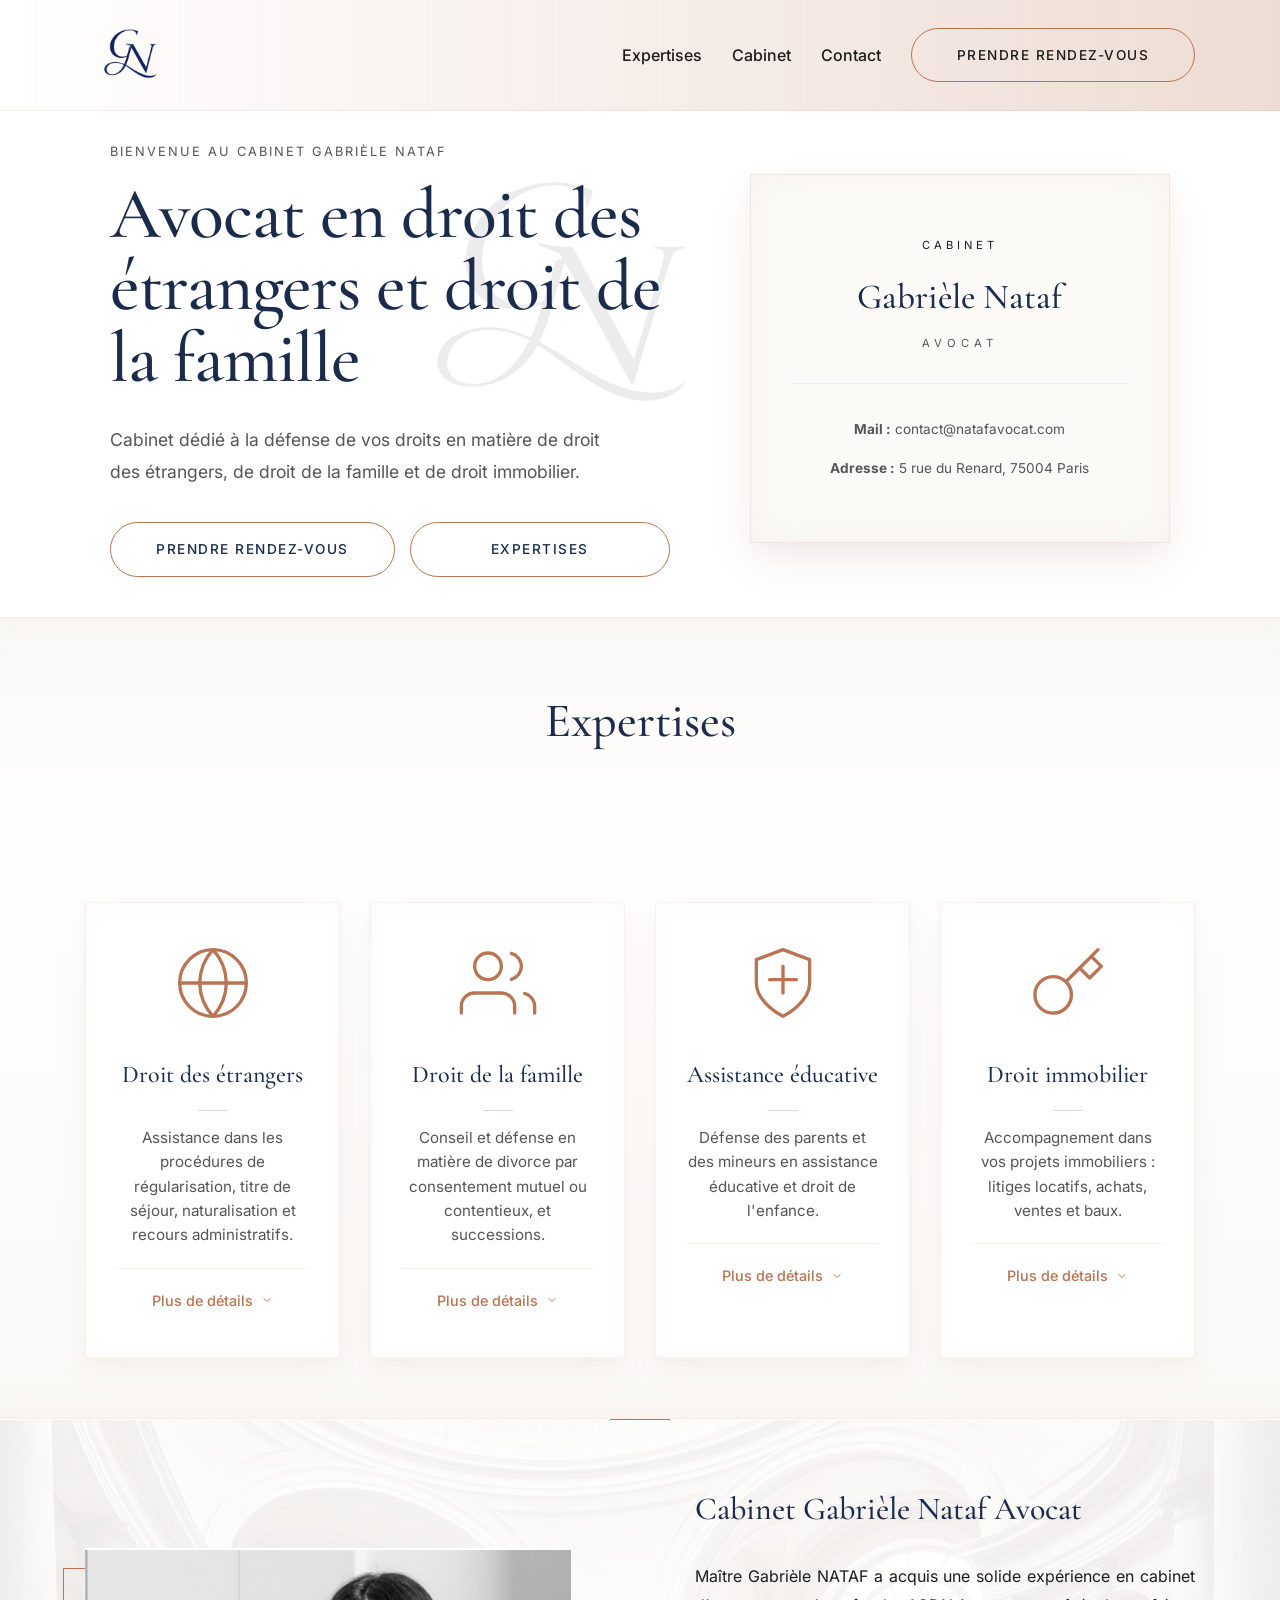
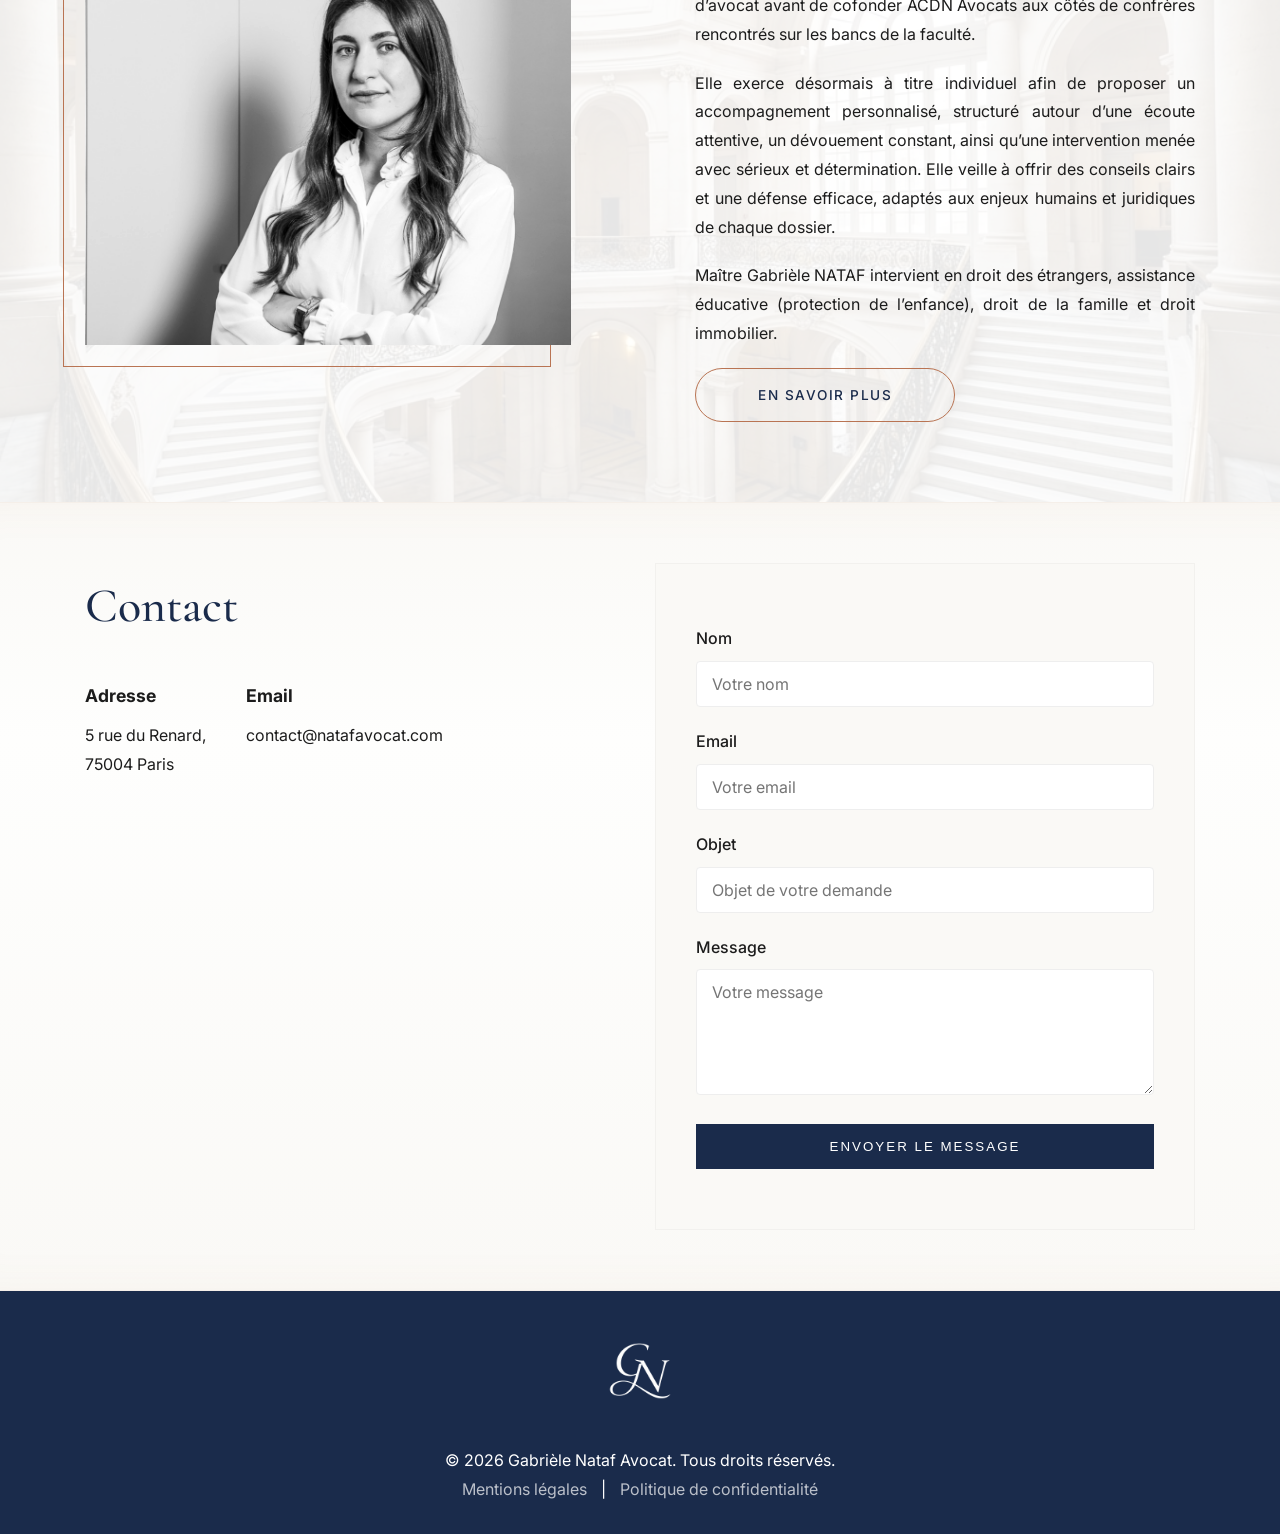
<file: index.html>
<!DOCTYPE html>
<html lang="fr">

<head>
    <meta charset="UTF-8">
    <meta name="viewport" content="width=device-width, initial-scale=1.0">
    <title>Gabrièle Nataf | Avocat en Droit des Étrangers & Assistance Éducative</title>
    <link rel="icon" type="image/png" href="assets/logo_gn_blue.png">
    <meta name="description"
        content="Cabinet d'avocat Gabrièle Nataf à Paris. Expertise en droit des étrangers et assistance éducative. Prenez rendez-vous en ligne.">
    <link rel="preconnect" href="https://fonts.googleapis.com">
    <link rel="preconnect" href="https://fonts.gstatic.com" crossorigin>
    <link
        href="https://fonts.googleapis.com/css2?family=Inter:wght@300;400;500;600&family=Cormorant+Garamond:ital,wght@0,300;0,400;0,500;0,600;0,700;1,400&display=swap"
        rel="stylesheet">
    <link rel="stylesheet" href="style.css">
</head>

<body>
    <header>
        <nav>
            <div class="logo">
                <a href="index.html">
                    <img src="assets/logo_gn_blue.png" alt="Cabinet Gabrièle Nataf" class="logo-large">
                </a>
            </div>

            <div class="nav-right">
                <a href="rdv.html" class="btn btn-appointment mobile-rdv-btn">RDV</a>

                <button class="hamburger" id="hamburger-menu">
                    <span></span>
                    <span></span>
                    <span></span>
                </button>

                <ul class="nav-links">
                    <li><a href="#domaines">Expertises</a></li>
                    <li><a href="#a-propos">Cabinet</a></li>
                    <li><a href="#contact">Contact</a></li>
                    <li class="nav-appointment-desktop"><a href="rdv.html" class="btn btn-appointment">Prendre
                            rendez-vous</a></li>
                </ul>
            </div>
        </nav>
    </header>

    <main>
        <!-- Hero Section -->
        <section class="hero container reveal">
            <img src="assets/logo_final.png" alt="" class="hero-watermark">
            <div class="hero-content">
                <p class="subtitle reveal-delay-1">BIENVENUE AU CABINET GABRIÈLE NATAF</p>
                <h1 class="reveal-delay-2">Avocat en droit des étrangers et droit de la famille</h1>
                <p class="hero-description reveal-delay-3">
                    Cabinet dédié à la défense de vos droits en matière de droit des étrangers, de droit de la famille
                    et de droit immobilier.
                </p>
                <div class="hero-actions reveal-delay-3">
                    <a href="rdv.html" class="btn btn-appointment">Prendre rendez-vous</a>
                    <a href="#domaines" class="btn btn-outline">Expertises</a>
                </div>
            </div>
            <div class="hero-card reveal reveal-delay-2">
                <div class="card-inner">
                    <p class="card-cabinet">CABINET</p>
                    <h2 class="card-name">Gabrièle Nataf</h2>
                    <p class="card-title">AVOCAT</p>
                    <div class="card-divider"></div>
                    <div class="card-info"
                        style="display: flex; flex-direction: column; text-align: center; gap: 10px;">
                        <div class="info-item">
                            <span><strong>Mail :</strong> contact@natafavocat.com</span>
                        </div>
                        <div class="info-item">
                            <span><strong>Adresse :</strong> 5 rue du Renard, 75004 Paris</span>
                        </div>
                    </div>
                </div>
            </div>
        </section>

        <!-- Domaines d'intervention -->
        <section id="domaines" class="section-bg reveal">
            <div class="container text-center">
                <h2 class="reveal">Expertises</h2>
                <p class="section-subtitle reveal reveal-delay-1">Chaque situation étant unique, le cabinet assure un
                    accompagnement juridique attentif et adapté dans plusieurs expertises du droit.</p>

                <div class="grid grid-4">
                    <div class="card card-illustration reveal">
                        <div class="illustration-box">
                            <!-- Passport / Globe SVG -->
                            <svg viewBox="0 0 24 24" fill="none" stroke="currentColor" stroke-width="1"
                                stroke-linecap="round" stroke-linejoin="round">
                                <circle cx="12" cy="12" r="10"></circle>
                                <line x1="2" y1="12" x2="22" y2="12"></line>
                                <path
                                    d="M12 2a15.3 15.3 0 0 1 4 10 15.3 15.3 0 0 1-4 10 15.3 15.3 0 0 1-4-10 15.3 15.3 0 0 1 4-10z">
                                </path>
                            </svg>
                        </div>
                        <h3>Droit des étrangers</h3>
                        <p>Assistance dans les procédures de régularisation, titre de séjour, naturalisation et recours
                            administratifs.</p>

                        <div class="dropdown-container">
                            <button class="dropdown-toggle" onclick="toggleDropdown(this)">
                                <span>Plus de détails</span>
                                <svg class="chevron" width="12" height="12" viewBox="0 0 24 24" fill="none"
                                    stroke="currentColor" stroke-width="2" stroke-linecap="round"
                                    stroke-linejoin="round">
                                    <polyline points="6 9 12 15 18 9"></polyline>
                                </svg>
                            </button>
                            <div class="dropdown-content">
                                <h4>Intervention en droit des étrangers</h4>
                                <ul class="dropdown-list">
                                    <li>Demande de titre de séjour</li>
                                    <li>Recours OQTF</li>
                                    <li>Naturalisation</li>
                                    <li>Regroupement familial</li>
                                    <li>Asile et protection subsidiaire</li>
                                    <li>Contentieux visa</li>
                                </ul>
                            </div>
                        </div>
                    </div>
                    <div class="card card-illustration reveal reveal-delay-1">
                        <div class="illustration-box">
                            <!-- Family / Hands SVG -->
                            <svg viewBox="0 0 24 24" fill="none" stroke="currentColor" stroke-width="1"
                                stroke-linecap="round" stroke-linejoin="round">
                                <path d="M17 21v-2a4 4 0 0 0-4-4H5a4 4 0 0 0-4 4v2"></path>
                                <circle cx="9" cy="7" r="4"></circle>
                                <path d="M23 21v-2a4 4 0 0 0-3-3.87"></path>
                                <path d="M16 3.13a4 4 0 0 1 0 7.75"></path>
                            </svg>
                        </div>
                        <h3>Droit de la famille</h3>
                        <p>Conseil et défense en matière de divorce par consentement mutuel ou contentieux, et
                            successions.</p>

                        <div class="dropdown-container">
                            <button class="dropdown-toggle" onclick="toggleDropdown(this)">
                                <span>Plus de détails</span>
                                <svg class="chevron" width="12" height="12" viewBox="0 0 24 24" fill="none"
                                    stroke="currentColor" stroke-width="2" stroke-linecap="round"
                                    stroke-linejoin="round">
                                    <polyline points="6 9 12 15 18 9"></polyline>
                                </svg>
                            </button>
                            <div class="dropdown-content">
                                <h4>Procédures familiales</h4>
                                <ul class="dropdown-list">
                                    <li>Divorce par consentement mutuel</li>
                                    <li>Divorce contentieux</li>
                                    <li>Séparation de corps</li>
                                    <li>Liquidation de régime matrimonial</li>
                                    <li>Adoption</li>
                                    <li>Successions</li>
                                </ul>
                            </div>
                        </div>
                    </div>

                    <!-- New Card: Assistance Educative -->
                    <div class="card card-illustration reveal reveal-delay-2">
                        <div class="illustration-box">
                            <!-- Child / Protection SVG -->
                            <svg viewBox="0 0 24 24" fill="none" stroke="currentColor" stroke-width="1"
                                stroke-linecap="round" stroke-linejoin="round">
                                <path d="M12 22s8-4 8-10V5l-8-3-8 3v7c0 6 8 10 8 10z"></path>
                                <path d="M8 11h8"></path>
                                <path d="M12 15V7"></path>
                            </svg>
                        </div>
                        <h3>Assistance éducative</h3>
                        <p>Défense des parents et des mineurs en assistance éducative et droit de l'enfance.</p>

                        <div class="dropdown-container">
                            <button class="dropdown-toggle" onclick="toggleDropdown(this)">
                                <span>Plus de détails</span>
                                <svg class="chevron" width="12" height="12" viewBox="0 0 24 24" fill="none"
                                    stroke="currentColor" stroke-width="2" stroke-linecap="round"
                                    stroke-linejoin="round">
                                    <polyline points="6 9 12 15 18 9"></polyline>
                                </svg>
                            </button>
                            <div class="dropdown-content">
                                <h4>Assistance éducative et droit de l’enfance</h4>
                                <ul class="dropdown-list">
                                    <li>Placement d’enfants</li>
                                    <li>AEMO (Action Éducative en Milieu Ouvert)</li>
                                    <li>MJIE (Mesure Judiciaire d'Investigation Éducative)</li>
                                    <li>AED (Aide Éducative à Domicile)</li>
                                    <li>Procédure devant la Cour d’Appel</li>
                                    <li>Tiers digne de confiance</li>
                                </ul>
                            </div>
                        </div>
                    </div>
                    <div class="card card-illustration reveal reveal-delay-3">
                        <div class="illustration-box">
                            <!-- Real Estate / Key SVG -->
                            <svg viewBox="0 0 24 24" fill="none" stroke="currentColor" stroke-width="1"
                                stroke-linecap="round" stroke-linejoin="round">
                                <path
                                    d="M21 2l-2 2m-7.61 7.61a5.5 5.5 0 1 1-7.778 7.778 5.5 5.5 0 0 1 7.777-7.777zm0 0L15.5 7.5m0 0l3 3L22 7l-3-3-3.5 3.5z">
                                </path>
                            </svg>
                        </div>
                        <h3>Droit immobilier</h3>
                        <p>Accompagnement dans vos projets immobiliers : litiges locatifs, achats, ventes et baux.</p>

                        <div class="dropdown-container">
                            <button class="dropdown-toggle" onclick="toggleDropdown(this)">
                                <span>Plus de détails</span>
                                <svg class="chevron" width="12" height="12" viewBox="0 0 24 24" fill="none"
                                    stroke="currentColor" stroke-width="2" stroke-linecap="round"
                                    stroke-linejoin="round">
                                    <polyline points="6 9 12 15 18 9"></polyline>
                                </svg>
                            </button>
                            <div class="dropdown-content">
                                <h4>Conseil et contentieux immobilier</h4>
                                <ul class="dropdown-list">
                                    <li>Baux d'habitation et commerciaux</li>
                                    <li>Expulsions locatives</li>
                                    <li>Troubles de voisinage</li>
                                    <li>Copropriété</li>
                                    <li>Ventes immobilières</li>
                                    <li>Litiges de construction</li>
                                </ul>
                            </div>
                        </div>
                    </div>
                </div>
            </div>
        </section>

        <div class="section-divider reveal"></div>

        <!-- À propos -->
        <section id="a-propos" class="reveal section-with-bg">
            <div class="container">
                <div class="grid grid-2 items-center">
                    <div class="about-image reveal">
                        <div class="image-frame">
                            <img src="assets/portrait_updated.png" alt="Gabrièle Nataf"
                                class="img-responsive rounded shadow">
                        </div>
                    </div>
                    <div class="about-content reveal reveal-delay-1">
                        <h2 style="font-size: 2rem; white-space: nowrap;">Cabinet Gabrièle Nataf Avocat</h2>
                        <p>Maître Gabrièle NATAF a acquis une solide expérience en cabinet d’avocat avant de cofonder
                            ACDN
                            Avocats aux côtés de confrères rencontrés sur les bancs de la faculté.</p>
                        <p>
                            Elle exerce désormais à titre individuel afin de proposer un accompagnement personnalisé,
                            structuré autour d’une écoute attentive, un dévouement constant, ainsi qu’une intervention
                            menée
                            avec sérieux et détermination. Elle veille à offrir des conseils clairs et une défense
                            efficace,
                            adaptés aux enjeux humains et juridiques de chaque dossier.
                        </p>
                        <p>Maître Gabrièle NATAF intervient en droit des étrangers, assistance éducative (protection de
                            l’enfance), droit de la famille et droit immobilier.</p>
                        <a href="rdv.html" class="btn btn-appointment">En savoir plus</a>
                    </div>
                </div>
            </div>
        </section>

        <!-- Contact & Maps -->
        <section id="contact" class="section-bg reveal">
            <div class="container">
                <div class="grid grid-2">
                    <div class="contact-info">
                        <h2>Contact</h2>
                        <div class="info-group">
                            <div class="info-block">
                                <strong>Adresse</strong>
                                <p>5 rue du Renard,<br>75004 Paris</p>
                            </div>
                            <div class="info-block">
                                <strong>Email</strong>
                                <p>contact@natafavocat.com</p>
                            </div>
                        </div>
                        <div class="map-container rounded shadow">
                            <!-- Google Maps Iframe Placeholder -->
                            <iframe
                                src="https://maps.google.com/maps?q=5+rue+du+Renard,+75004+Paris&t=&z=15&ie=UTF8&iwloc=&output=embed"
                                width="100%" height="100%" style="border:0;" allowfullscreen="" loading="lazy"></iframe>
                        </div>
                    </div>
                    <div class="contact-form-container">
                        <form id="contact-form" action="https://formsubmit.co/contact@natafavocat.com" method="POST"
                            class="card shadow p-4">
                            <!-- Configuration FormSubmit -->
                            <input type="hidden" name="_subject" value="Nouveau message depuis le site">
                            <input type="hidden" name="_template" value="table">
                            <input type="hidden" name="_captcha" value="false">
                            <input type="text" name="_honey" style="display:none">
                            <input type="hidden" name="_next" value="https://gabrielenataf-avocat.com/merci.html">
                            <!-- Note: _next redirect will default to FormSubmit page if URL doesn't exist. I'll stick to default or create a thank you page logic later, let's just use default or empty to stay on page -->
                            <input type="hidden" name="_autoresponse"
                                value="Merci pour votre message. Nous reviendrons vers vous très vite.">

                            <div class="form-group">
                                <label for="name">Nom</label>
                                <input type="text" id="name" name="name" placeholder="Votre nom" required>
                            </div>
                            <div class="form-group">
                                <label for="email">Email</label>
                                <input type="email" id="email" name="email" placeholder="Votre email" required>
                            </div>
                            <div class="form-group">
                                <label for="subject">Objet</label>
                                <input type="text" id="subject" name="subject" placeholder="Objet de votre demande"
                                    required>
                            </div>
                            <div class="form-group">
                                <label for="message">Message</label>
                                <textarea id="message" name="message" rows="5" placeholder="Votre message"
                                    required></textarea>
                            </div>
                            <button type="submit" class="btn btn-primary w-full">Envoyer le message</button>
                        </form>
                    </div>
                </div>
            </div>
        </section>

    </main>

    <footer class="text-center">
        <div class="container">
            <div class="footer-logo">
                <img src="assets/logo_gn_white.png" alt="Cabinet Gabrièle Nataf"
                    style="height: 100px; margin: 0 auto 20px auto; display: block;">
            </div>
            <p>&copy; 2026 Gabrièle Nataf Avocat. Tous droits réservés.</p>
            <div class="footer-links">
                <a href="#">Mentions légales</a> | <a href="#">Politique de confidentialité</a>
            </div>
        </div>
    </footer>

    <script src="script.js"></script>
</body>

</html>
</file>
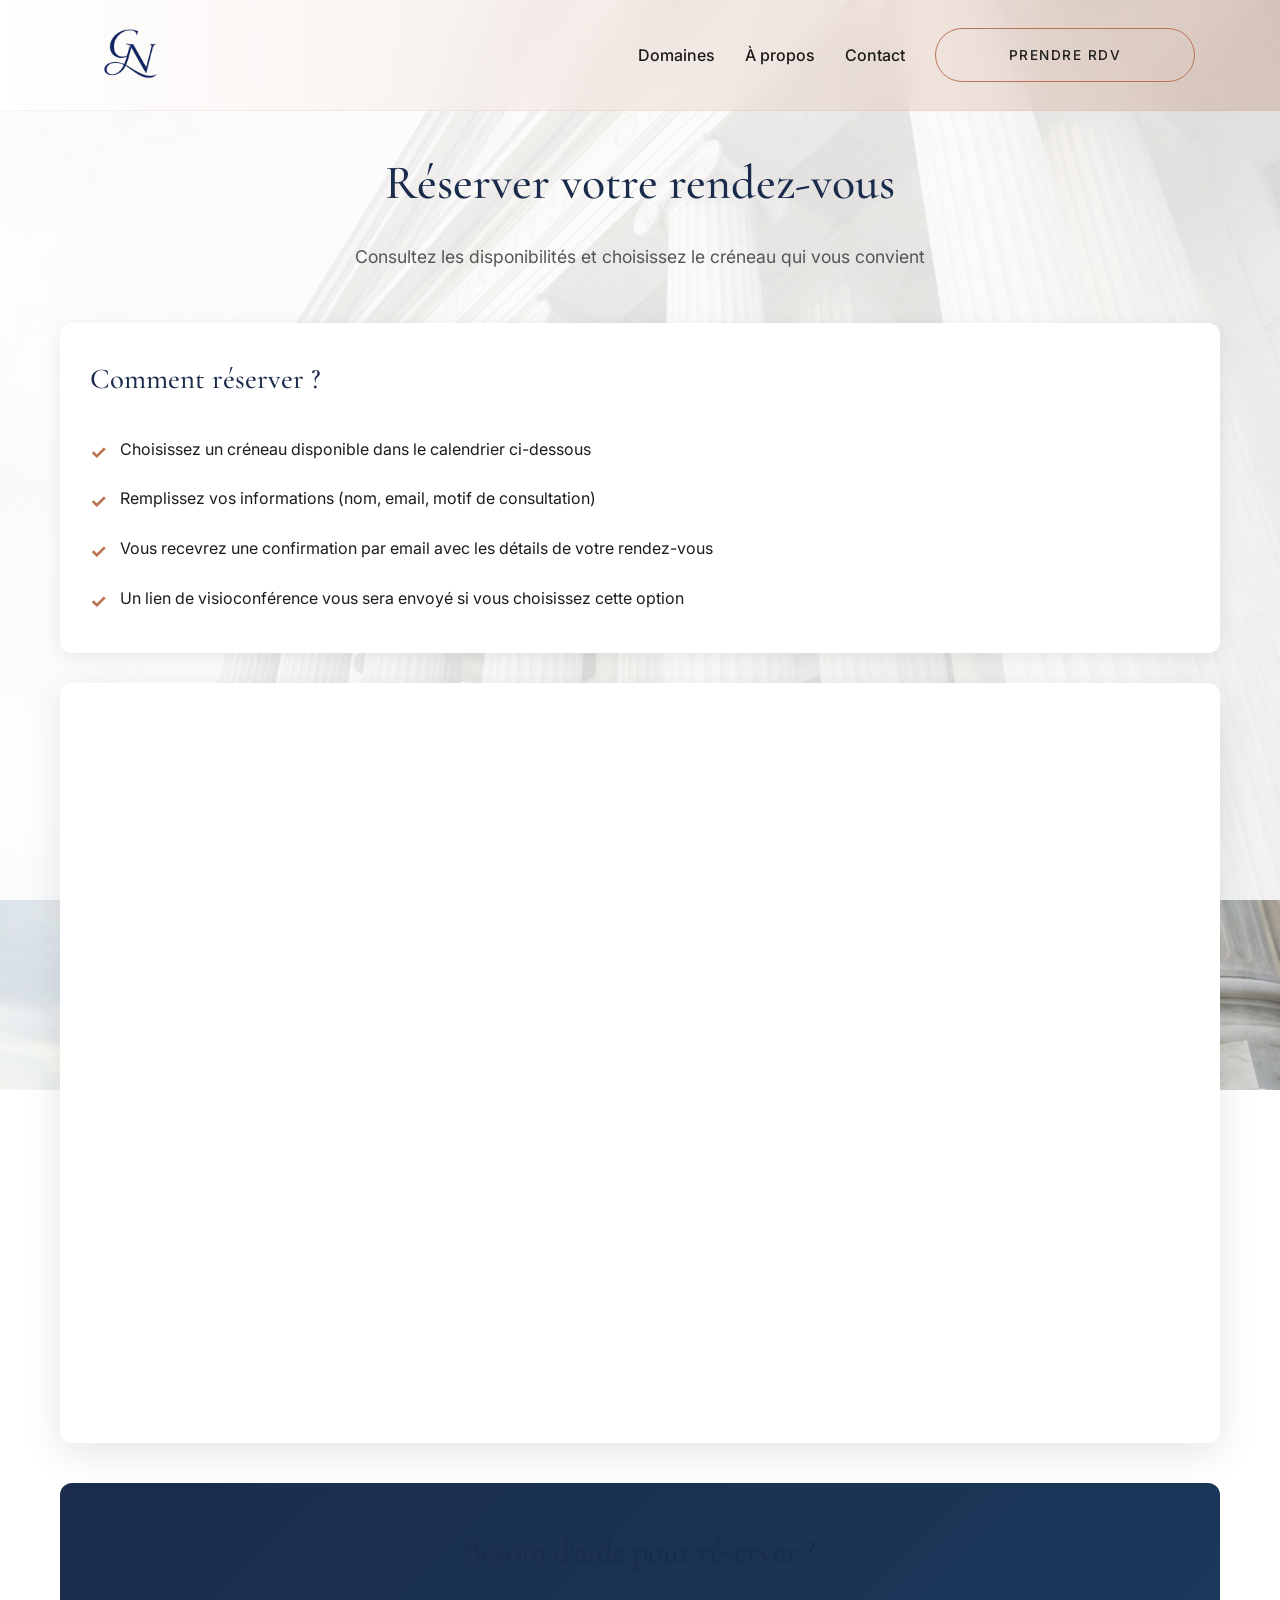
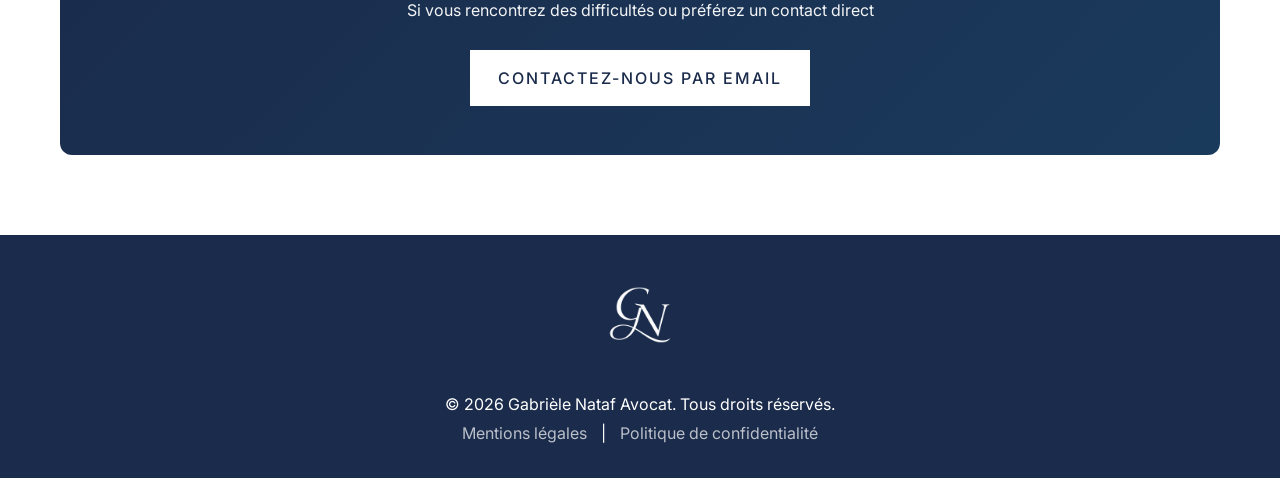
<file: agenda.html>
<!DOCTYPE html>
<html lang="fr">

<head>
    <meta charset="UTF-8">
    <meta name="viewport" content="width=device-width, initial-scale=1.0">
    <title>Réserver un rendez-vous | Gabrièle Nataf Avocat</title>
    <link rel="icon" type="image/png" href="assets/logo_gn_blue.png">
    <link rel="preconnect" href="https://fonts.googleapis.com">
    <link rel="preconnect" href="https://fonts.gstatic.com" crossorigin>
    <link
        href="https://fonts.googleapis.com/css2?family=Cormorant+Garamond:wght@300;400;500;600;700&family=Inter:wght@300;400;500;600;700&display=swap"
        rel="stylesheet">
    <link rel="stylesheet" href="style.css">
    <style>
        .booking-body {
            background: url('assets/courthouse_bg.png') no-repeat center center fixed;
            background-size: cover;
        }

        .booking-body::before {
            content: '';
            position: fixed;
            top: 0;
            left: 0;
            width: 100%;
            height: 100%;
            background: rgba(255, 255, 255, 0.92);
            z-index: -1;
        }

        .agenda-container {
            max-width: 1200px;
            margin: 0 auto;
            padding: 140px 20px 80px;
        }

        .agenda-header {
            text-align: center;
            margin-bottom: 50px;
        }

        .agenda-header h1 {
            font-family: 'Cormorant Garamond', serif;
            font-size: 3rem;
            color: var(--primary-color);
            margin-bottom: 15px;
        }

        .agenda-header p {
            font-size: 1.1rem;
            color: var(--text-muted);
        }

        .calendar-wrapper {
            background: white;
            border-radius: 12px;
            box-shadow: 0 10px 40px rgba(0, 0, 0, 0.1);
            overflow: hidden;
            margin-bottom: 40px;
            padding: 30px;
        }

        .calendar-header-nav {
            display: flex;
            align-items: center;
            justify-content: space-between;
            margin-bottom: 30px;
            padding-bottom: 20px;
            border-bottom: 2px solid #f0f0f0;
        }

        .calendar-header-nav h2 {
            font-family: 'Cormorant Garamond', serif;
            font-size: 1.8rem;
            color: var(--primary-color);
            margin: 0;
        }

        .week-nav-btn {
            background: white;
            border: 2px solid var(--primary-color);
            border-radius: 50%;
            width: 45px;
            height: 45px;
            display: flex;
            align-items: center;
            justify-content: center;
            cursor: pointer;
            transition: all 0.3s ease;
            color: var(--primary-color);
        }

        .week-nav-btn:hover {
            background: var(--primary-color);
            color: white;
            transform: scale(1.1);
        }

        .weekly-calendar {
            display: grid;
            grid-template-columns: 80px 1fr;
            gap: 0;
            border: 1px solid #e0e0e0;
            border-radius: 8px;
            overflow: hidden;
        }

        .time-column {
            background: #f8f9fa;
            border-right: 1px solid #e0e0e0;
        }

        .time-header {
            height: 60px;
            border-bottom: 1px solid #e0e0e0;
        }

        .time-slot {
            height: 60px;
            display: flex;
            align-items: center;
            justify-content: center;
            font-size: 0.85rem;
            color: var(--text-muted);
            border-bottom: 1px solid #e0e0e0;
            font-weight: 500;
        }

        .days-grid {
            display: grid;
            grid-template-columns: repeat(5, 1fr);
            gap: 0;
        }

        .day-column {
            border-right: 1px solid #e0e0e0;
        }

        .day-column:last-child {
            border-right: none;
        }

        .day-header {
            height: 60px;
            display: flex;
            flex-direction: column;
            align-items: center;
            justify-content: center;
            border-bottom: 1px solid #e0e0e0;
            background: #fafbfc;
            font-weight: 600;
        }

        .day-name {
            font-size: 0.75rem;
            color: var(--text-muted);
            text-transform: uppercase;
            letter-spacing: 0.5px;
        }

        .day-number {
            font-size: 1.3rem;
            color: var(--primary-color);
            font-family: 'Cormorant Garamond', serif;
            margin-top: 3px;
        }

        .day-header.today {
            background: var(--primary-color);
        }

        .day-header.today .day-name,
        .day-header.today .day-number {
            color: white;
        }

        .appointment-slot {
            height: 60px;
            border-bottom: 1px solid #e0e0e0;
            display: flex;
            align-items: center;
            justify-content: center;
            cursor: pointer;
            transition: all 0.2s ease;
            position: relative;
        }

        .appointment-slot.available {
            background: #f0f9ff;
        }

        .appointment-slot.available:hover {
            background: #e0f2fe;
            transform: scale(1.02);
        }

        .appointment-slot.booked {
            background: #fee;
            cursor: not-allowed;
        }

        .appointment-slot.selected {
            background: var(--accent-color);
            color: white;
        }

        .slot-label {
            font-size: 0.75rem;
            font-weight: 500;
        }

        .calendar-legend {
            display: flex;
            gap: 30px;
            justify-content: center;
            margin-top: 25px;
            padding-top: 20px;
            border-top: 1px solid #e0e0e0;
        }

        .legend-item {
            display: flex;
            align-items: center;
            gap: 8px;
            font-size: 0.9rem;
        }

        .legend-color {
            width: 20px;
            height: 20px;
            border-radius: 4px;
            border: 1px solid #ddd;
        }

        .legend-color.available {
            background: #f0f9ff;
        }

        .legend-color.booked {
            background: #fee;
        }

        .legend-color.selected {
            background: var(--accent-color);
        }

        /* Modal Styles */
        .modal {
            display: none;
            position: fixed;
            z-index: 1000;
            left: 0;
            top: 0;
            width: 100%;
            height: 100%;
            background: linear-gradient(135deg, rgba(22, 48, 85, 0.95), rgba(26, 58, 92, 0.95));
            backdrop-filter: blur(10px);
        }

        .modal.active {
            display: flex;
            align-items: center;
            justify-content: center;
            animation: fadeIn 0.3s ease;
        }

        @keyframes fadeIn {
            from {
                opacity: 0;
            }

            to {
                opacity: 1;
            }
        }

        .modal-content {
            background: white;
            border-radius: 24px;
            max-width: 650px;
            width: 92%;
            max-height: 92vh;
            overflow-y: auto;
            box-shadow: 0 25px 80px rgba(0, 0, 0, 0.4);
            animation: modalSlideIn 0.4s cubic-bezier(0.34, 1.56, 0.64, 1);
            position: relative;
        }

        @keyframes modalSlideIn {
            from {
                opacity: 0;
                transform: translateY(-60px) scale(0.95);
            }

            to {
                opacity: 1;
                transform: translateY(0) scale(1);
            }
        }

        .modal-header {
            display: flex;
            justify-content: space-between;
            align-items: center;
            padding: 35px 40px 25px;
            border-bottom: none;
            background: linear-gradient(135deg, #f8f9fa 0%, #ffffff 100%);
            border-radius: 24px 24px 0 0;
        }

        .modal-header h2 {
            font-family: 'Cormorant Garamond', serif;
            font-size: 2.2rem;
            color: var(--primary-color);
            margin: 0;
            font-weight: 600;
            letter-spacing: -0.5px;
        }

        .modal-close {
            background: rgba(22, 48, 85, 0.08);
            border: none;
            font-size: 1.8rem;
            color: var(--primary-color);
            cursor: pointer;
            transition: all 0.3s ease;
            line-height: 1;
            width: 42px;
            height: 42px;
            border-radius: 50%;
            display: flex;
            align-items: center;
            justify-content: center;
        }

        .modal-close:hover {
            background: var(--primary-color);
            color: white;
            transform: rotate(90deg);
        }

        .modal-body {
            padding: 35px 40px 40px;
        }

        .selected-time {
            background: linear-gradient(135deg, var(--primary-color) 0%, #1a3a5c 100%);
            color: white;
            padding: 20px 25px;
            border-radius: 16px;
            text-align: center;
            font-weight: 600;
            font-size: 1.1rem;
            margin-bottom: 35px;
            box-shadow: 0 8px 24px rgba(22, 48, 85, 0.25);
            position: relative;
            overflow: hidden;
        }

        .selected-time::before {
            content: '';
            position: absolute;
            top: 0;
            left: 0;
            right: 0;
            bottom: 0;
            background: linear-gradient(45deg, transparent 30%, rgba(255, 255, 255, 0.1) 50%, transparent 70%);
            animation: shimmer 3s infinite;
        }

        @keyframes shimmer {
            0% {
                transform: translateX(-100%);
            }

            100% {
                transform: translateX(100%);
            }
        }

        .form-group {
            margin-bottom: 25px;
        }

        .form-group label {
            display: block;
            margin-bottom: 10px;
            font-weight: 600;
            color: var(--primary-color);
            font-size: 0.95rem;
            letter-spacing: 0.3px;
        }

        .form-group input,
        .form-group select,
        .form-group textarea {
            width: 100%;
            padding: 14px 18px;
            border: 2px solid #e8ecef;
            border-radius: 12px;
            font-size: 1rem;
            font-family: 'Inter', sans-serif;
            transition: all 0.3s ease;
            background: #fafbfc;
        }

        .form-group input:focus,
        .form-group select:focus,
        .form-group textarea:focus {
            outline: none;
            border-color: var(--accent-color);
            background: white;
            box-shadow: 0 0 0 4px rgba(185, 116, 83, 0.1);
            transform: translateY(-2px);
        }

        .form-group textarea {
            resize: vertical;
            min-height: 100px;
        }

        .form-group select {
            cursor: pointer;
            appearance: none;
            background-image: url("data:image/svg+xml,%3Csvg xmlns='http://www.w3.org/2000/svg' width='12' height='12' viewBox='0 0 12 12'%3E%3Cpath fill='%23163055' d='M6 9L1 4h10z'/%3E%3C/svg%3E");
            background-repeat: no-repeat;
            background-position: right 18px center;
            padding-right: 45px;
        }

        .form-actions {
            display: flex;
            gap: 15px;
            justify-content: flex-end;
            margin-top: 35px;
            padding-top: 25px;
            border-top: 2px solid #f0f2f5;
        }

        .btn-secondary {
            background: #e8ecef;
            color: var(--primary-color);
            border: 2px solid transparent;
            font-weight: 600;
        }

        .btn-secondary:hover {
            background: #d8dce0;
            border-color: var(--primary-color);
        }

        .btn-primary {
            background: linear-gradient(135deg, var(--accent-color) 0%, #d4956f 100%);
            box-shadow: 0 6px 20px rgba(185, 116, 83, 0.3);
            font-weight: 600;
            position: relative;
            overflow: hidden;
        }

        .btn-primary::before {
            content: '';
            position: absolute;
            top: 0;
            left: -100%;
            width: 100%;
            height: 100%;
            background: linear-gradient(90deg, transparent, rgba(255, 255, 255, 0.3), transparent);
            transition: left 0.5s;
        }

        .btn-primary:hover::before {
            left: 100%;
        }

        .btn-primary:hover {
            box-shadow: 0 8px 28px rgba(185, 116, 83, 0.4);
            transform: translateY(-2px);
        }

        /* Success Modal */
        .success-content {
            text-align: center;
            padding: 60px 40px;
        }

        .success-icon {
            width: 90px;
            height: 90px;
            background: linear-gradient(135deg, #4ade80, #22c55e);
            border-radius: 50%;
            display: flex;
            align-items: center;
            justify-content: center;
            font-size: 3.5rem;
            color: white;
            margin: 0 auto 30px;
            animation: successPop 0.6s cubic-bezier(0.34, 1.56, 0.64, 1);
            box-shadow: 0 12px 40px rgba(34, 197, 94, 0.3);
        }

        @keyframes successPop {
            0% {
                transform: scale(0) rotate(-180deg);
            }

            50% {
                transform: scale(1.15) rotate(10deg);
            }

            100% {
                transform: scale(1) rotate(0deg);
            }
        }

        .success-content h2 {
            font-family: 'Cormorant Garamond', serif;
            color: var(--primary-color);
            margin-bottom: 20px;
            font-size: 2.2rem;
            font-weight: 600;
        }

        .success-content p {
            color: var(--text-muted);
            font-size: 1.05rem;
        }

        .success-details {
            background: linear-gradient(135deg, #f8f9fa, #ffffff);
            padding: 25px;
            border-radius: 16px;
            margin: 25px 0;
            line-height: 1.8;
            border: 2px solid #e8ecef;
        }

        .success-details strong {
            color: var(--primary-color);
            font-size: 1.1rem;
        }

        .booking-instructions {
            background: white;
            padding: 30px;
            border-radius: 12px;
            box-shadow: 0 5px 20px rgba(0, 0, 0, 0.08);
            margin-bottom: 30px;
        }

        .booking-instructions h3 {
            font-family: 'Cormorant Garamond', serif;
            font-size: 1.8rem;
            color: var(--primary-color);
            margin-bottom: 20px;
        }

        .booking-instructions ul {
            list-style: none;
            padding: 0;
        }

        .booking-instructions li {
            padding: 12px 0;
            padding-left: 30px;
            position: relative;
            color: var(--text-color);
            line-height: 1.6;
        }

        .booking-instructions li::before {
            content: "✓";
            position: absolute;
            left: 0;
            color: var(--accent-color);
            font-weight: bold;
            font-size: 1.2rem;
        }

        .alternative-contact {
            background: linear-gradient(135deg, var(--primary-color), #1a3a5c);
            color: white;
            padding: 40px;
            border-radius: 12px;
            text-align: center;
        }

        .alternative-contact h3 {
            font-family: 'Cormorant Garamond', serif;
            font-size: 2rem;
            margin-bottom: 15px;
        }

        .alternative-contact p {
            margin-bottom: 25px;
            opacity: 0.95;
        }

        .alternative-contact .btn {
            background: white;
            color: var(--primary-color);
        }

        .alternative-contact .btn:hover {
            background: var(--accent-color);
            color: white;
        }

        @media (max-width: 768px) {
            .agenda-container {
                padding-top: 100px;
            }

            .agenda-header h1 {
                font-size: 2rem;
            }

            .calendar-header-nav h2 {
                font-size: 1.2rem;
            }

            .week-nav-btn {
                width: 40px;
                height: 40px;
            }

            .weekly-calendar {
                grid-template-columns: 60px 1fr;
                font-size: 0.85rem;
            }

            .time-slot {
                font-size: 0.7rem;
                height: 50px;
            }

            .appointment-slot {
                height: 50px;
            }

            .day-header {
                height: 50px;
            }

            .day-name {
                font-size: 0.65rem;
            }

            .day-number {
                font-size: 1.1rem;
            }

            .slot-label {
                font-size: 0.65rem;
            }

            .calendar-legend {
                flex-direction: column;
                gap: 10px;
                align-items: center;
            }
        }
    </style>
</head>

<body class="booking-body">
    <header>
        <nav>
            <div class="logo">
                <a href="index.html">
                    <img src="assets/logo_gn_blue.png" alt="Cabinet Gabrièle Nataf" class="logo-large">
                </a>
            </div>

            <div class="nav-right">
                <a href="rdv.html" class="btn btn-appointment mobile-rdv-btn">RDV</a>

                <button class="hamburger" id="hamburger-menu">
                    <span></span>
                    <span></span>
                    <span></span>
                </button>

                <ul class="nav-links">
                    <li><a href="index.html#domaines">Domaines</a></li>
                    <li><a href="index.html#a-propos">À propos</a></li>
                    <li><a href="index.html#contact">Contact</a></li>
                    <li class="nav-appointment-desktop"><a href="rdv.html" class="btn btn-appointment">Prendre RDV</a>
                    </li>
                </ul>
            </div>
        </nav>
    </header>

    <main class="agenda-container">
        <div class="agenda-header reveal">
            <h1>Réserver votre rendez-vous</h1>
            <p>Consultez les disponibilités et choisissez le créneau qui vous convient</p>
        </div>

        <div class="booking-instructions reveal">
            <h3>Comment réserver ?</h3>
            <ul>
                <li>Choisissez un créneau disponible dans le calendrier ci-dessous</li>
                <li>Remplissez vos informations (nom, email, motif de consultation)</li>
                <li>Vous recevrez une confirmation par email avec les détails de votre rendez-vous</li>
                <li>Un lien de visioconférence vous sera envoyé si vous choisissez cette option</li>
            </ul>
        </div>

        <div class="calendar-wrapper reveal">
            <div class="calendly-inline-widget" data-url="https://calendly.com/contact-natafavocat/consultation-juridique" style="min-width:320px;height:700px;"></div>
            <script type="text/javascript" src="https://assets.calendly.com/assets/external/widget.js" async></script>
        </div>

        <div class="alternative-contact reveal">
            <h3>Besoin d'aide pour réserver ?</h3>
            <p>Si vous rencontrez des difficultés ou préférez un contact direct</p>
            <a href="mailto:contact@natafavocat.com" class="btn">Contactez-nous par email</a>
        </div>
    </main>

    <footer class="text-center">
        <div class="container">
            <div class="footer-logo">
                <img src="assets/logo_gn_white.png" alt="Cabinet Gabrièle Nataf"
                    style="height: 100px; margin: 0 auto 20px auto; display: block;">
            </div>
            <p>&copy; 2026 Gabrièle Nataf Avocat. Tous droits réservés.</p>
            <div class="footer-links">
                <a href="#">Mentions légales</a> | <a href="#">Politique de confidentialité</a>
            </div>
        </div>
    </footer>

    <script src="script.js"></script>
</body>

</html>
</file>
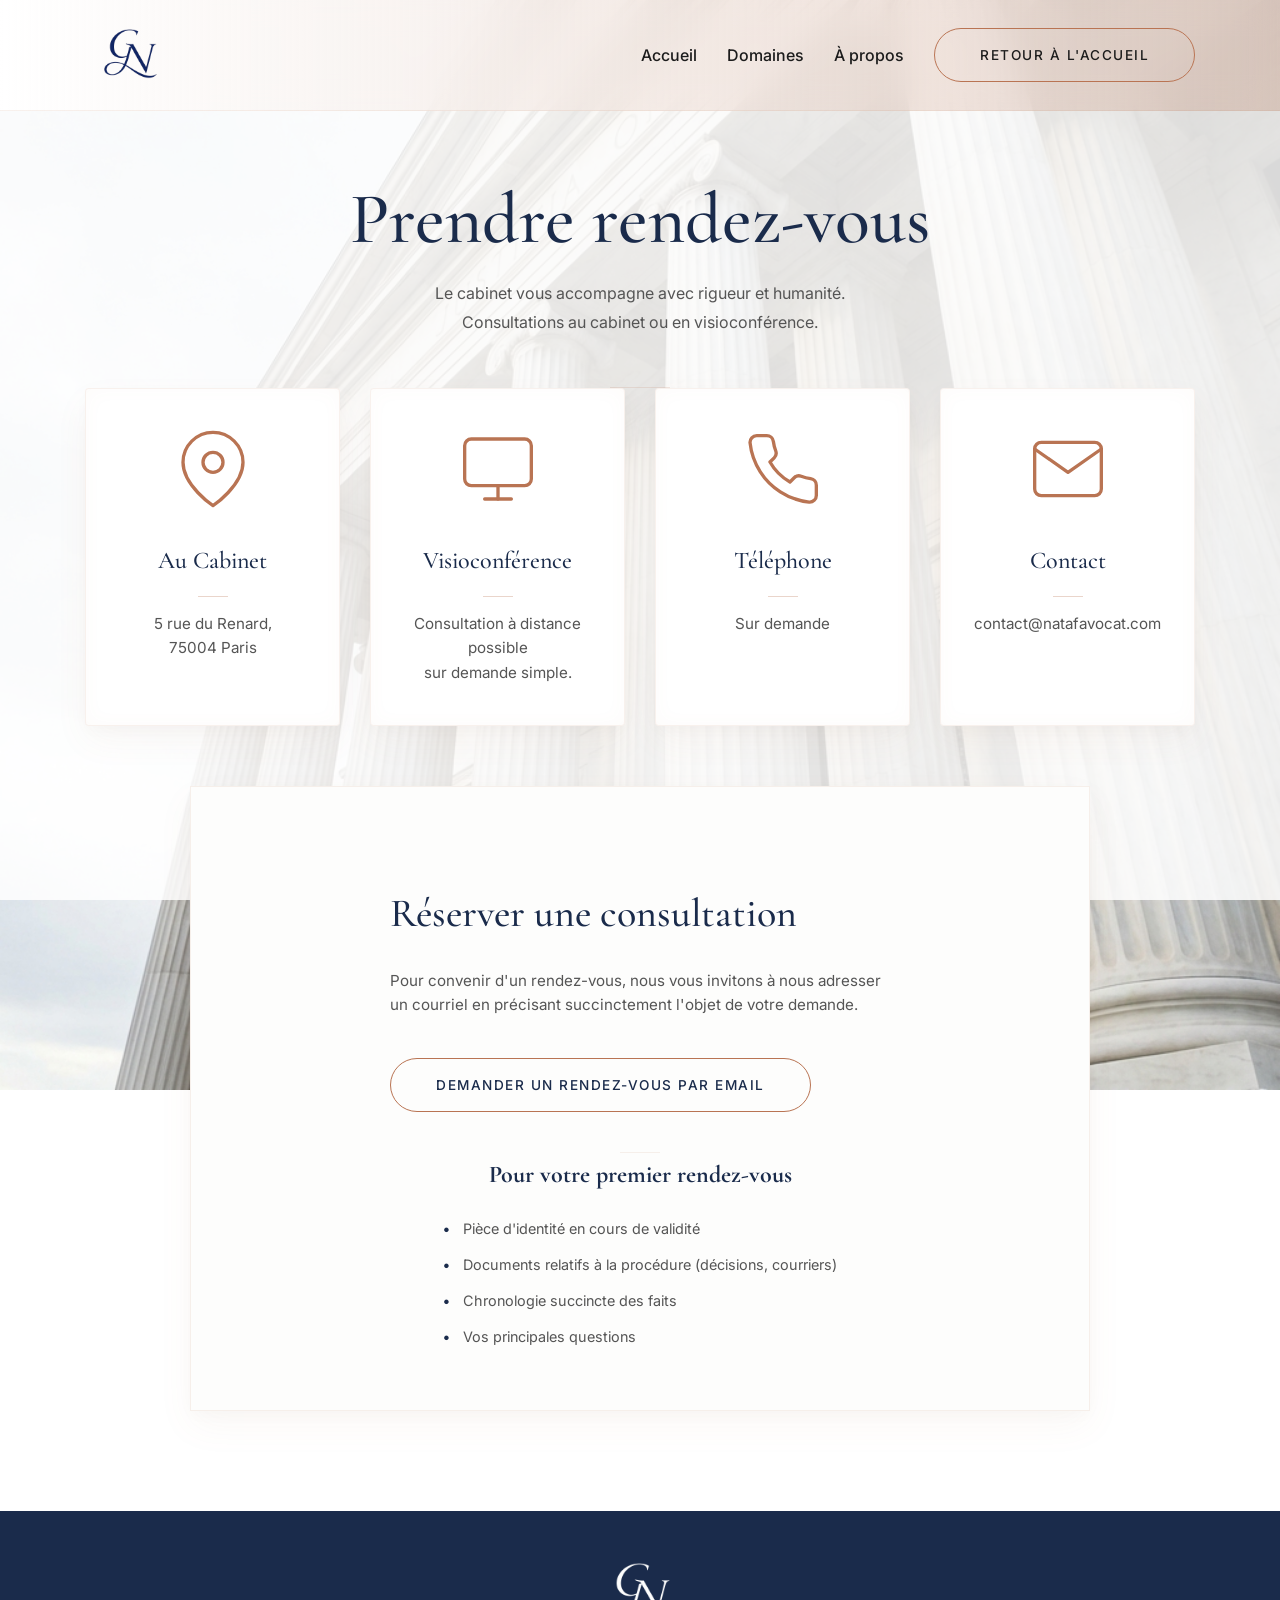
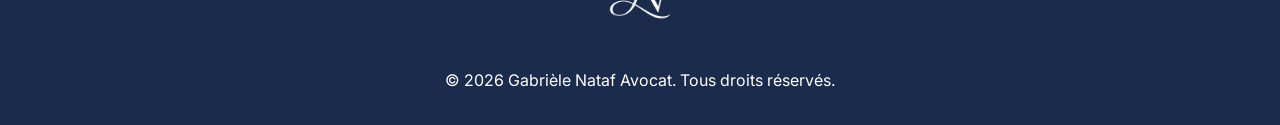
<file: rdv.html>
<!DOCTYPE html>
<html lang="fr">

<head>
    <meta charset="UTF-8">
    <meta name="viewport" content="width=device-width, initial-scale=1.0">
    <title>Prendre rendez-vous | Gabrièle Nataf Avocat</title>
    <link rel="icon" type="image/png" href="assets/logo_gn_blue.png">
    <link rel="preconnect" href="https://fonts.googleapis.com">
    <link rel="preconnect" href="https://fonts.gstatic.com" crossorigin>
    <link
        href="https://fonts.googleapis.com/css2?family=Inter:wght@300;400;500;600&family=Cormorant+Garamond:ital,wght@0,300;0,400;0,500;0,600;0,700;1,400&display=swap"
        rel="stylesheet">
    <link rel="stylesheet" href="style.css">
    <style>
        /* Specific overrides for this page */
        .booking-page-main {
            padding-top: 180px;
            padding-bottom: 100px;
            min-height: 80vh;
        }

        .booking-title {
            font-size: 4.5rem;
            line-height: 1.1;
            margin-bottom: 20px;
        }

        .booking-subtitle-secondary {
            font-size: 2.5rem;
            margin-bottom: 20px;
        }

        .prep-list-centered {
            display: table;
            margin: 0 auto;
            text-align: left;
        }

        /* Large CTA Card adjustments */
        .cta-card {
            max-width: 900px;
            margin: 60px auto 0;
            background-color: #fdfdfc;
            border: 1px solid rgba(185, 116, 83, 0.1);
            padding: 50px 30px;
        }

        @media (max-width: 768px) {
            .booking-page-main {
                padding-top: 120px;
                padding-bottom: 60px;
            }

            .booking-title {
                font-size: 2.8rem;
                letter-spacing: -0.5px;
            }

            .booking-subtitle-secondary {
                font-size: 1.8rem;
            }

            .cta-card {
                padding: 30px 20px;
                margin-top: 40px;
            }

            .btn-appointment {
                width: 100%;
                font-size: 0.9rem !important;
                padding: 15px 15px !important;
                white-space: normal;
                line-height: 1.4;
            }
        }
    </style>
</head>

<body class="booking-body">
    <header>
        <nav>
            <div class="logo">
                <a href="index.html">
                    <img src="assets/logo_gn_blue.png" alt="Cabinet Gabrièle Nataf" class="logo-large">
                </a>
            </div>
            <div class="nav-right">
                <button class="hamburger" id="hamburger-menu">
                    <span></span>
                    <span></span>
                    <span></span>
                </button>
                <ul class="nav-links">
                    <li><a href="index.html">Accueil</a></li>
                    <li><a href="index.html#domaines">Domaines</a></li>
                    <li><a href="index.html#a-propos">À propos</a></li>
                    <li class="nav-appointment-desktop"><a href="index.html" class="btn btn-appointment">Retour à
                            l'accueil</a></li>
                </ul>
            </div>
        </nav>
    </header>

    <main class="container booking-page-main reveal">
        <div class="text-center mb-5">
            <h1 class="booking-title">Prendre rendez-vous</h1>
            <p class="section-subtitle">Le cabinet vous accompagne avec rigueur et humanité. <br>Consultations au
                cabinet ou en visioconférence.</p>
        </div>

        <div class="section-divider mb-5"></div>

        <!-- Premium Grid Layout -->
        <div class="grid grid-4 mb-5">
            <!-- Address -->
            <a href="agenda.html" class="card card-illustration reveal reveal-delay-1"
                style="text-decoration: none; color: inherit; display: block; cursor: pointer;">
                <div class="illustration-box">
                    <svg viewBox="0 0 24 24" fill="none" stroke="currentColor" stroke-width="1" stroke-linecap="round"
                        stroke-linejoin="round">
                        <path d="M21 10c0 7-9 13-9 13s-9-6-9-13a9 9 0 0 1 18 0z"></path>
                        <circle cx="12" cy="10" r="3"></circle>
                    </svg>
                </div>
                <h3>Au Cabinet</h3>
                <p>5 rue du Renard,<br>75004 Paris</p>
            </a>

            <!-- Visio -->
            <a href="agenda.html" class="card card-illustration reveal reveal-delay-2"
                style="text-decoration: none; color: inherit; display: block; cursor: pointer;">
                <div class="illustration-box">
                    <svg viewBox="0 0 24 24" fill="none" stroke="currentColor" stroke-width="1" stroke-linecap="round"
                        stroke-linejoin="round">
                        <rect x="2" y="3" width="20" height="14" rx="2" ry="2"></rect>
                        <line x1="8" y1="21" x2="16" y2="21"></line>
                        <line x1="12" y1="17" x2="12" y2="21"></line>
                    </svg>
                </div>
                <h3>Visioconférence</h3>
                <p>Consultation à distance possible<br>sur demande simple.</p>
            </a>

            <!-- Phone (New) -->
            <a href="agenda.html" class="card card-illustration reveal reveal-delay-3"
                style="text-decoration: none; color: inherit; display: block; cursor: pointer;">
                <div class="illustration-box">
                    <svg viewBox="0 0 24 24" fill="none" stroke="currentColor" stroke-width="1" stroke-linecap="round"
                        stroke-linejoin="round">
                        <path
                            d="M22 16.92v3a2 2 0 0 1-2.18 2 19.79 19.79 0 0 1-8.63-3.07 19.5 19.5 0 0 1-6-6 19.79 19.79 0 0 1-3.07-8.67A2 2 0 0 1 4.11 2h3a2 2 0 0 1 2 1.72 12.84 12.84 0 0 0 .7 2.81 2 2 0 0 1-.45 2.11L8.09 9.91a16 16 0 0 0 6 6l1.27-1.27a2 2 0 0 1 2.11-.45 12.84 12.84 0 0 0 2.81.7A2 2 0 0 1 22 16.92z">
                        </path>
                    </svg>
                </div>
                <h3>Téléphone</h3>
                <p>Sur demande<br><span style="opacity:0; user-select:none;">.</span></p>
            </a>

            <!-- Email (No Phone) -->
            <a href="mailto:contact@natafavocat.com" class="card card-illustration reveal reveal-delay-4"
                style="text-decoration: none; color: inherit; display: block;">
                <div class="illustration-box">
                    <svg viewBox="0 0 24 24" fill="none" stroke="currentColor" stroke-width="1" stroke-linecap="round"
                        stroke-linejoin="round">
                        <path d="M4 4h16c1.1 0 2 .9 2 2v12c0 1.1-.9 2-2 2H4c-1.1 0-2-.9-2-2V6c0-1.1.9-2 2-2z"></path>
                        <polyline points="22,6 12,13 2,6"></polyline>
                    </svg>
                </div>
                <h3>Contact</h3>
                <p>contact@natafavocat.com<br><span style="opacity:0; user-select:none;">.</span></p>
                <!-- Spacer to align heights -->
            </a>
        </div>

        <!-- Main CTA & Info -->
        <div class="card cta-card text-center reveal reveal-delay-2">
            <div class="calendar-inner">
                <h2 class="booking-subtitle-secondary">Réserver une consultation</h2>
                <p style="max-width: 600px; margin: 0 auto 40px; color: #555;">
                    Pour convenir d'un rendez-vous, nous vous invitons à nous adresser un courriel en précisant
                    succinctement l'objet de votre demande.
                </p>
                <a href="mailto:contact@natafavocat.com" class="btn btn-primary btn-appointment">Demander un rendez-vous
                    par email</a>
            </div>

            <div class="section-divider mt-5 mb-5" style="width: 40px; opacity: 0.1;"></div>

            <div class="text-center">
                <h4
                    style="font-family: 'Cormorant Garamond', serif; font-size: 1.5rem; margin-bottom: 20px; color: var(--primary-color);">
                    Pour votre premier rendez-vous</h4>
                <div class="prep-list-centered">
                    <ul class="prep-list-minimal">
                        <li>Pièce d'identité en cours de validité</li>
                        <li>Documents relatifs à la procédure (décisions, courriers)</li>
                        <li>Chronologie succincte des faits</li>
                        <li>Vos principales questions</li>
                    </ul>
                </div>
            </div>
        </div>

    </main>

    <footer class="text-center">
        <div class="container">
            <div class="footer-logo">
                <img src="assets/logo_gn_white.png" alt="Cabinet Gabrièle Nataf"
                    style="height: 100px; margin: 0 auto 20px auto; display: block;">
            </div>
            <p>&copy; 2026 Gabrièle Nataf Avocat. Tous droits réservés.</p>
        </div>
    </footer>

    <script src="script.js"></script>
</body>

</html>
</file>
<file: style.css>
:root {
    --primary-color: #1a2b4b;
    --primary-dark: #0c1b33;
    --text-color: #1c1c1c;
    --text-muted: #555555;
    --bg-light: #faf9f6;
    --accent-color: #B97453;
    /* Terra accent */
    /* Softer minimalist beige-grey */
    --bg-white: #ffffff;
    --border-color: #eeeeee;
    --shadow-soft: 0 5px 15px rgba(0, 0, 0, 0.02), 0 15px 35px rgba(185, 116, 83, 0.05);
    /* Terra tinted soft shadow */
    --shadow-medium: 0 10px 25px rgba(185, 116, 83, 0.08), 0 20px 48px rgba(0, 0, 0, 0.05);
    --shadow-hard: 0 15px 35px rgba(185, 116, 83, 0.12), 0 30px 60px rgba(0, 0, 0, 0.1);
    --terra-glow: inset 0 0 20px rgba(185, 116, 83, 0.03);
    --container-width: 1150px;
    /* Increased to accommodate widened buttons and the card side-by-side */
}

* {
    box-sizing: border-box;
    margin: 0;
    padding: 0;
}

body {
    font-family: 'Inter', sans-serif;
    color: var(--text-color);
    line-height: 1.8;
    /* Increased for readability */
    background-color: var(--bg-white);
    scroll-behavior: smooth;
    -webkit-font-smoothing: antialiased;
}

h1,
h2,
h3,
.card-name,
.display-serif {
    font-family: 'Cormorant Garamond', serif;
    /* More classy serif */
    color: var(--primary-color);
    font-weight: 500;
    /* Garamond looks better at 500-600 */
}

.container {
    max-width: var(--container-width);
    margin: 0 auto;
    padding: 0 20px;
}

.text-center {
    text-align: center;
}

.mb-5 {
    margin-bottom: 3rem;
}

.mt-3 {
    margin-top: 1rem;
}

.py-5 {
    padding: 3rem 0;
}

.p-4 {
    padding: 2rem;
}

.w-full {
    width: 100%;
}

/* Buttons */
.btn {
    display: inline-block;
    padding: 14px 28px;
    border-radius: 0;
    /* Sharp, high-fashion look */
    text-decoration: none;
    font-weight: 500;
    letter-spacing: 2px;
    text-transform: uppercase;
    position: relative;
    overflow: hidden;
    transition: all 0.5s var(--ease-premium);
}

.btn-primary {
    background-color: var(--primary-color);
    color: white;
    border: 1px solid var(--primary-color);
}

.btn-primary:hover {
    background-color: var(--accent-color);
    border-color: var(--accent-color);
}

/* Soft & Pill-shaped Button for Appointments */
/* Unified Pill Buttons */
.btn-appointment,
.btn-outline {
    display: inline-flex !important;
    align-items: center;
    justify-content: center;
    padding: 14px 45px !important;
    /* Plus large comme demandé */
    border-radius: 50px !important;
    /* Format ovale (Pill) garanti */
    font-size: 0.85rem !important;
    font-weight: 500;
    letter-spacing: 1.5px;
    text-transform: uppercase;
    text-decoration: none;
    white-space: nowrap !important;
    /* Pas de retour à la ligne */
    transition: all 0.4s ease;
    min-width: 260px;
    /* Force une largeur cohérente et généreuse */
}

.btn-appointment {
    background-color: transparent;
    color: var(--primary-color);
    border: 1px solid var(--accent-color);
}

.btn-outline {
    background-color: transparent;
    border: 1px solid var(--accent-color);
    /* Changé var(--border-color) par accent pour la cohérence */
    color: var(--primary-color);
}

.btn-appointment:hover,
.btn-outline:hover {
    color: white !important;
    background-color: var(--accent-color) !important;
    box-shadow: 0 4px 15px rgba(185, 116, 83, 0.25);
    transform: translateY(-3px);
}


/* Header */
header {
    background: linear-gradient(90deg, rgba(255, 255, 255, 0.98) 0%, rgba(185, 116, 83, 0.25) 100%);
    backdrop-filter: blur(15px);
    padding: 10px 0;
    position: fixed;
    top: 0;
    width: 100%;
    z-index: 1000;
    border-bottom: 1px solid rgba(185, 116, 83, 0.1);
}

nav {
    display: flex;
    justify-content: space-between;
    align-items: center;
    max-width: var(--container-width);
    margin: 0 auto;
    padding: 0 20px;
}

.logo-large {
    height: 90px;
    width: auto;
    display: block;
    transition: transform 0.6s var(--ease-premium), filter 0.6s ease;
}

.logo-large:hover {
    transform: scale(1.1) translateY(-5px);
    filter: drop-shadow(0 0 15px rgba(185, 116, 83, 0.4));
}

.nav-right {
    display: flex;
    align-items: center;
    gap: 30px;
}

.hamburger {
    display: none;
    flex-direction: column;
    justify-content: space-around;
    width: 28px;
    height: 20px;
    background: transparent;
    border: none;
    cursor: pointer;
    padding: 0;
    z-index: 1001;
}

.hamburger span {
    width: 28px;
    height: 2.5px;
    background: var(--primary-color);
    border-radius: 10px;
    transition: all 0.3s linear;
    transform-origin: 1px;
}

a.mobile-rdv-btn {
    display: none !important;
}

@media (min-width: 769px) {
    .mobile-rdv-btn {
        display: none !important;
        visibility: hidden !important;
        opacity: 0 !important;
        pointer-events: none !important;
        position: absolute !important;
        width: 0 !important;
        height: 0 !important;
        overflow: hidden !important;
    }
}

.nav-links {
    display: flex;
    list-style: none;
    align-items: center;
    gap: 30px;
}

.nav-appointment-desktop {
    display: block;
}

.nav-links a {
    text-decoration: none;
    color: var(--text-color);
    font-weight: 500;
}

.nav-links a:not(.btn):hover {
    color: var(--accent-color);
}

.nav-links li a.active {
    color: var(--accent-color);
    border-bottom: 1px solid var(--accent-color);
}

/* Hero */
.hero {
    display: flex;
    justify-content: center;
    align-items: center;
    padding: 140px 20px 40px;
    gap: 80px;
    position: relative;
    /* Suppression de overflow: hidden pour permettre au cadre d'info de s'afficher entièrement */
}

.hero-container {
    max-width: var(--container-width);
    margin: 0 auto;
    display: flex;
    justify-content: space-between;
    align-items: center;
    position: relative;
    padding: 60px 0;
    background: transparent;
    /* Ensure no background here */
}

.hero-watermark {
    position: absolute;
    top: 50%;
    left: 45%;
    transform: translate(-50%, -50%);
    width: 900px;
    /* Taille multipliée par 3 pour un effet de fond plus présent */
    height: auto;
    opacity: 0.08;
    pointer-events: none;
    z-index: -1;
    mix-blend-mode: multiply;
    /* Nettoyage du fond : force les pixels gris clair en blanc pur pour les rendre invisibles */
    filter: brightness(1.2) contrast(150%) grayscale(1);
}



.hero-content {
    flex: 0 1 520px;
}

.subtitle {
    font-size: 0.8rem;
    letter-spacing: 2px;
    text-transform: uppercase;
    color: var(--text-muted);
    margin-bottom: 15px;
}

.hero h1 {
    font-size: 4.5rem;
    line-height: 1;
    margin-bottom: 30px;
    letter-spacing: -1px;
}

.hero-description {
    font-size: 1.1rem;
    color: var(--text-muted);
    margin-bottom: 35px;
    max-width: 500px;
}

.hero-actions {
    display: flex;
    gap: 15px;
}

/* Hero Professional Card */
.hero-card {
    flex: 0 0 420px;
    background: rgba(250, 249, 246, 0.8);
    backdrop-filter: blur(10px);
    padding: 60px 40px;
    text-align: center;
    border-radius: 0;
    box-shadow: var(--shadow-medium), inset 0 0 40px rgba(185, 116, 83, 0.05);
    border: 1px solid rgba(185, 116, 83, 0.15);
}

.card-cabinet {
    letter-spacing: 4px;
    font-size: 0.7rem;
    margin-bottom: 10px;
}

.card-name {
    font-size: 2.2rem;
    margin-bottom: 5px;
}

.card-title {
    letter-spacing: 5px;
    font-size: 0.7rem;
    color: var(--text-muted);
}

.card-divider {
    height: 1px;
    background: #eee;
    margin: 30px 0;
}

.card-info {
    display: grid;
    grid-template-columns: 1fr 1fr;
    gap: 15px;
    text-align: left;
}

.info-item span {
    font-size: 0.85rem;
    color: var(--text-muted);
}

.phone {
    font-weight: 600;
    color: var(--primary-color) !important;
}

/* Section Common */
section {
    padding: 60px 0;
    /* Clean, compact spacing */
}

.section-bg {
    background: linear-gradient(180deg, var(--bg-light) 0%, #fefefd 30%, var(--bg-light) 100%);
    position: relative;
    border-top: 1px solid rgba(185, 116, 83, 0.08);
    border-bottom: 1px solid rgba(185, 116, 83, 0.08);
    box-shadow: inset 0 50px 50px -50px rgba(185, 116, 83, 0.05), inset 0 -50px 50px -50px rgba(185, 116, 83, 0.05);
}

.section-bg::before {
    content: '';
    position: absolute;
    top: 0;
    left: 0;
    width: 100%;
    height: 100%;
    background-image: radial-gradient(var(--accent-color) 0.3px, transparent 0.3px);
    background-size: 60px 60px;
    /* Larger, more subtle dots */
    opacity: 0.02;
    /* Even more subtle */
    pointer-events: none;
}

.section-divider {
    height: 1px;
    width: 60px;
    background: var(--accent-color);
    margin: 0 auto;
    opacity: 0.15;
}

h2 {
    font-size: 3rem;
    margin-bottom: 30px;
}

.section-subtitle {
    margin-bottom: 50px;
    color: var(--text-muted);
    max-width: 600px;
    margin-left: auto;
    margin-right: auto;
}

/* Grid */
.grid {
    display: grid;
    gap: 30px;
}

.grid-2 {
    grid-template-columns: 1fr 1fr;
}

.grid-3 {
    grid-template-columns: 1fr 1fr 1fr;
}

.grid-4 {
    grid-template-columns: repeat(4, 1fr);
}

.items-center {
    align-items: center;
}

/* Service Cards */
.card {
    background: var(--bg-light);
    padding: 60px 40px;
    border-radius: 0;
    /* Minimalist look */
    text-align: left;
    transition: all 0.5s var(--ease-premium);
    border: 1px solid rgba(0, 0, 0, 0.03);
    box-shadow: var(--shadow-soft);
    position: relative;
    overflow: hidden;
}

.card::after {
    content: '';
    position: absolute;
    top: 0;
    left: 0;
    width: 100%;
    height: 100%;
    background: linear-gradient(135deg, rgba(185, 116, 83, 0.05) 0%, transparent 50%);
    opacity: 0;
    transition: opacity 0.5s var(--ease-premium);
    pointer-events: none;
}

.card:hover::after {
    opacity: 1;
}

.card:hover {
    background: white;
    box-shadow: var(--shadow-hard);
    transform: translateY(-10px) scale(1.01);
    border-color: rgba(185, 116, 83, 0.1);
}

/* Service Card Refinement: No boxes, Illustration centric */
.card-illustration {
    background: white !important;
    box-shadow: var(--shadow-soft), var(--terra-glow) !important;
    border: 1px solid rgba(185, 116, 83, 0.1) !important;
    text-align: center !important;
    padding: 40px 30px !important;
    border-radius: 4px;
    transition: all 0.6s var(--ease-premium);
}

.card-illustration:hover {
    transform: translateY(-8px);
}

.illustration-box {
    width: 80px;
    height: 80px;
    margin: 0 auto 30px;
    color: var(--accent-color);
    transition: transform 0.6s var(--ease-premium);
}

.card-illustration:hover .illustration-box {
    transform: scale(1.1) rotate(5deg);
}

.card-illustration h3 {
    font-size: 1.6rem;
    margin-bottom: 20px;
    position: relative;
    padding-bottom: 15px;
}

.card-illustration h3::after {
    content: '';
    position: absolute;
    bottom: 0;
    left: 50%;
    transform: translateX(-50%);
    width: 30px;
    height: 1px;
    background: var(--accent-color);
    opacity: 0.3;
}

.card-illustration p {
    font-size: 0.9rem;
    line-height: 1.6;
    max-width: 280px;
    margin: 0 auto;
}

.card h3 {
    margin-bottom: 15px;
    font-size: 1.5rem;
}

.card p {
    color: var(--text-muted);
    font-size: 0.95rem;
}

/* About */
.about-image img {
    max-width: 100%;
    height: auto;
}

.rounded {
    border-radius: var(--border-radius);
}

.shadow {
    box-shadow: var(--shadow);
}

.about-content h2 {
    margin-bottom: 25px;
}

.about-content p {
    margin-bottom: 20px;
    text-align: justify;
}

.bold {
    font-weight: 600;
    color: var(--primary-color);
}

/* Contact */
.info-group {
    display: flex;
    gap: 40px;
    margin-top: 30px;
    margin-bottom: 40px;
}

.info-block strong {
    display: block;
    font-size: 1.1rem;
    margin-bottom: 10px;
}

.map-container,
.calendar-container {
    height: 350px;
    overflow: hidden;
}

.map-placeholder,
.calendar-placeholder {
    height: 100%;
    background: #eef1f5;
    display: flex;
    flex-direction: column;
    justify-content: center;
    align-items: center;
    color: #888;
}

/* Form Styles */
.form-group {
    margin-bottom: 20px;
}

.form-group label {
    display: block;
    margin-bottom: 8px;
    font-weight: 500;
}

.form-group input,
.form-group textarea {
    width: 100%;
    padding: 12px 15px;
    border: 1px solid var(--border-color);
    border-radius: 4px;
    font-family: inherit;
    font-size: 1rem;
}

.form-group input:focus,
.form-group textarea:focus {
    outline: none;
    border-color: var(--accent-color);
    box-shadow: 0 0 0 3px rgba(185, 116, 83, 0.1);
}

/* Booking Page Specifics */
body.booking-body {
    background: url('assets/courthouse_bg.png') no-repeat center center fixed;
    background-size: cover;
    position: relative;
}

body.booking-body::before {
    content: '';
    position: fixed;
    top: 0;
    left: 0;
    width: 100%;
    height: 100%;
    background: rgba(255, 255, 255, 0.85);
    /* Strong white overlay for readability */
    z-index: -1;
}

/* Background Section Style (Staircase) */
.section-with-bg {
    background: url('assets/courthouse_stairs.png') no-repeat center center fixed;
    background-size: cover;
    position: relative;
    padding: 80px 0;
}

.section-with-bg::before {
    content: '';
    position: absolute;
    top: 0;
    left: 0;
    width: 100%;
    height: 100%;
    background: rgba(255, 255, 255, 0.90);
    z-index: 0;
}

.section-with-bg>.container {
    position: relative;
    z-index: 1;
}

.booking-page-main {
    padding-top: 140px;
    /* Significant space for fixed header */
    padding-bottom: 100px;
}

.bg-gray {
    background-color: #f4f7fa;
}

.hidden {
    display: none;
}

.display-serif {
    font-size: 3rem;
    margin-bottom: 0.5rem;
}

/* RDV Page 2-Column Layout */
.booking-grid {
    display: grid;
    grid-template-columns: 320px 1fr;
    gap: 30px;
    align-items: start;
    margin-top: 40px;
}

.booking-sidebar {
    display: flex;
    flex-direction: column;
    gap: 20px;
}

.booking-info-mini-card {
    background: white;
    padding: 24px;
    border: 1px solid #eef2f6;
    display: flex;
    gap: 20px;
    align-items: flex-start;
    transition: transform 0.3s var(--ease-premium);
}

.booking-info-mini-card:hover {
    transform: translateX(5px);
    border-color: var(--primary-color);
}

.mini-icon-circle {
    background: rgba(185, 116, 83, 0.05);
    color: var(--accent-color);
    width: 44px;
    height: 44px;
    border-radius: 50%;
    display: flex;
    align-items: center;
    justify-content: center;
    font-size: 1.1rem;
    flex-shrink: 0;
}

.mini-info-text h3 {
    font-size: 1.1rem;
    margin-bottom: 5px;
    font-family: 'Cormorant Garamond', serif;
}

.mini-info-text p {
    font-size: 0.85rem;
    color: var(--text-muted);
    line-height: 1.4;
}

.mini-phone-bold {
    font-weight: 700;
    color: var(--primary-color);
    margin-top: 8px;
    font-size: 1rem !important;
}

/* Main Booking Area */
.booking-main-content {
    background: white;
    border: 1px solid #eef2f6;
    padding: 0;
    overflow: hidden;
}

.booking-header-title {
    padding: 30px 40px;
    border-bottom: 1px solid #f0f3f6;
    display: flex;
    align-items: center;
    gap: 15px;
}

.booking-header-title h2 {
    font-size: 3rem;
    margin-bottom: 0;
}

.calendar-section {
    padding: 40px;
    background: #fafbfc;
    border-bottom: 1px solid #f0f3f6;
    text-align: center;
}

.calendar-inner {
    max-width: 500px;
    margin: 0 auto;
    padding: 40px 0;
}

.calendar-icon-large {
    font-size: 4rem;
    color: #cbd5e0;
    margin-bottom: 20px;
}

.calendar-inner h3 {
    font-size: 1.5rem;
    margin-bottom: 15px;
}

.calendar-inner p {
    color: var(--text-muted);
    font-size: 0.95rem;
    margin-bottom: 30px;
    line-height: 1.6;
}

.prep-box-bottom {
    padding: 30px 40px;
    background: #fbfbf9;
}

.prep-box-bottom h4 {
    font-family: 'Cormorant Garamond', serif;
    font-size: 1.3rem;
    margin-bottom: 20px;
    color: var(--primary-color);
}

.prep-list-minimal {
    list-style: none;
}

.prep-list-minimal li {
    position: relative;
    padding-left: 20px;
    margin-bottom: 10px;
    font-size: 0.9rem;
    color: var(--text-muted);
}

.prep-list-minimal li::before {
    content: "•";
    position: absolute;
    left: 0;
    color: var(--primary-color);
    font-weight: bold;
}

/* Scroll Animations */
.reveal {
    opacity: 0;
    transform: translateY(30px) scale(0.98);
    transition: transform 1.4s cubic-bezier(0.16, 1, 0.3, 1), opacity 1.4s cubic-bezier(0.16, 1, 0.3, 1);
}

.reveal.revealed {
    opacity: 1;
    transform: translateY(0) scale(1);
}

.reveal-delay-1 {
    transition-delay: 0.2s;
}

.reveal-delay-2 {
    transition-delay: 0.4s;
}

.reveal-delay-3 {
    transition-delay: 0.6s;
}

/* About Section Refinement */
#a-propos {
    padding-top: 60px;
    padding-bottom: 80px;
}

.image-frame {
    position: relative;
    display: inline-block;
    z-index: 1;
}

.image-frame::after {
    content: '';
    position: absolute;
    top: 20px;
    right: 20px;
    /* Positioned relative to image, not pushing into next column */
    width: 100%;
    height: 100%;
    border: 1px solid var(--accent-color);
    z-index: -1;
    transition: all 0.6s var(--ease-premium);
}

.image-frame img {
    transition: all 1s var(--ease-premium);
    display: block;
    filter: grayscale(10%) contrast(1.05);
}

.image-frame:hover img {
    transform: scale(1.05) translate(-10px, -10px);
    box-shadow: var(--shadow-hard);
    filter: grayscale(0%) contrast(1.1);
}

.image-frame:hover::after {
    transform: translate(25px, 25px);
    opacity: 0.8;
    background-color: rgba(185, 116, 83, 0.05);
    /* Soft background glow */
}

/* Override previous about-image styles that cause overlap */
.about-image {
    position: relative;
    max-width: 90%;
}

.about-content {
    padding-left: 40px;
}

/* Base Ease */
:root {
    --ease-premium: cubic-bezier(0.16, 1, 0.3, 1);
}

/* Map & Calendar integrated look */
.map-placeholder iframe,
.calendar-placeholder iframe {
    width: 100%;
    height: 100%;
    border: none;
}

/* Footer Improvements */
footer {
    background: var(--primary-color);
    color: white;
    padding: 30px 0;
}

.footer-logo {
    margin-bottom: 25px;
}

.footer-logo img {
    transition: transform 0.6s cubic-bezier(0.16, 1, 0.3, 1), filter 0.6s ease;
    cursor: pointer;
}

.footer-logo img:hover {
    transform: scale(1.1) translateY(-5px);
    filter: drop-shadow(0 0 15px rgba(255, 255, 255, 0.6));
}

.footer-links a {
    color: rgba(255, 255, 255, 0.7);
    text-decoration: none;
    transition: color 0.3s;
}

.footer-links a:hover {
    color: var(--accent-color);
}

footer a {
    color: rgba(255, 255, 255, 0.7);
    text-decoration: none;
    margin: 0 10px;
}

footer a:hover {
    color: white;
}

/* Responsive */
@media (max-width: 992px) {
    .booking-grid {
        grid-template-columns: 1fr;
    }

    .hero {
        flex-direction: column;
        text-align: center;
        padding: 140px 20px 60px;
    }

    .hero h1 {
        font-size: 2.5rem;
    }

    .hero-card {
        flex: 0 0 auto;
        width: 100%;
        max-width: 400px;
        margin: 0 auto;
    }

    .grid-3,
    .grid-4 {
        grid-template-columns: 1fr 1fr;
    }

    .hero-actions {
        justify-content: center;
    }

    .logo img {
        height: 70px;
    }
}

@media (max-width: 768px) {

    .grid-2,
    .grid-3,
    .grid-4 {
        grid-template-columns: 1fr;
    }

    /* Mobile Header Overhaul */
    header {
        padding: 5px 0;
    }

    nav {
        flex-direction: row !important;
        justify-content: space-between !important;
        padding: 0 20px !important;
        height: 60px;
    }

    .logo-large {
        height: 50px !important;
        margin-bottom: 0 !important;
    }

    .nav-right {
        display: flex;
        align-items: center;
        gap: 10px;
    }

    .mobile-rdv-btn {
        display: flex !important;
        padding: 6px 14px !important;
        font-size: 0.75rem !important;
        min-width: unset !important;
        border-radius: 30px !important;
        margin: 0 !important;
        font-weight: 600;
        letter-spacing: 0.5px;
    }

    .hamburger {
        display: flex !important;
        width: 28px;
        height: 20px;
        position: relative;
        flex-direction: column;
        justify-content: space-between;
    }

    .hamburger span {
        display: block;
        width: 100%;
        height: 2.5px;
        background: var(--primary-color);
        border-radius: 10px;
        transition: all 0.3s cubic-bezier(0.645, 0.045, 0.355, 1);
        position: absolute;
    }

    .hamburger span:nth-child(1) {
        top: 0;
    }

    .hamburger span:nth-child(2) {
        top: 50%;
        transform: translateY(-50%);
    }

    .hamburger span:nth-child(3) {
        bottom: 0;
    }

    .hamburger.active span:nth-child(1) {
        top: 50%;
        transform: translateY(-50%) rotate(45deg);
    }

    .hamburger.active span:nth-child(2) {
        opacity: 0;
        transform: translateX(10px);
    }

    .hamburger.active span:nth-child(3) {
        top: 50%;
        /* Adjusted for symmetry */
        transform: translateY(-50%) rotate(-45deg);
    }

    .nav-links {
        position: fixed;
        right: -100%;
        top: 0;
        height: 100vh;
        width: 100%;
        background: rgba(255, 255, 255, 0.98);
        flex-direction: column !important;
        justify-content: center !important;
        align-items: center !important;
        transition: 0.4s cubic-bezier(0.4, 0, 0.2, 1);
        z-index: 1000;
        gap: 30px !important;
        padding: 0 !important;
        margin: 0 !important;
        backdrop-filter: blur(10px);
    }

    .nav-links.active {
        right: 0;
    }

    .nav-links li {
        width: auto !important;
    }

    .nav-links a {
        font-size: 1.4rem !important;
        font-weight: 500;
    }

    .nav-appointment-desktop {
        display: none !important;
    }

    /* Mobile Hero */
    .hero {
        padding-top: 40px;
        padding-bottom: 60px;
        overflow: hidden;
        /* Prevent overflow */
    }

    .hero-watermark {
        opacity: 0.05;
        width: 100%;
        /* Resize watermark */
        left: 50%;
        transform: translate(-50%, -50%);
    }

    .hero h1 {
        font-size: 2.2rem;
        /* Slightly larger for impact but wrapped */
    }

    .hero-actions {
        flex-direction: column;
        width: 100%;
        gap: 15px;
    }

    .hero-actions .btn {
        width: 100%;
        min-width: 0 !important;
        padding: 14px 20px !important;
    }

    .info-group {
        flex-direction: column;
        gap: 20px;
    }

    .booking-header h2 {
        font-size: 1.4rem;
    }

    .booking-info-card {
        padding: 15px;
    }

    .card-info {
        grid-template-columns: 1fr;
        /* Stack info items */
        text-align: center;
    }
}

/* Dropdown Menu Styles */
.dropdown-container {
    margin-top: 20px;
    border-top: 1px solid rgba(185, 116, 83, 0.1);
    padding-top: 15px;
}

.dropdown-toggle {
    background: none;
    border: none;
    color: var(--accent-color);
    font-family: inherit;
    font-size: 0.9rem;
    font-weight: 500;
    cursor: pointer;
    display: flex;
    align-items: center;
    justify-content: center;
    width: 100%;
    margin: 0 auto;
    padding: 8px 15px;
    transition: all 0.3s ease;
    border-radius: 20px;
}

.dropdown-toggle:hover {
    background-color: rgba(185, 116, 83, 0.05);
}

.dropdown-toggle .chevron {
    margin-left: 8px;
    transition: transform 0.3s ease;
}

.dropdown-toggle.active .chevron {
    transform: rotate(180deg);
}

.dropdown-content {
    max-height: 0;
    overflow: hidden;
    transition: max-height 0.5s ease-out;
    text-align: left;
    opacity: 0;
}

.dropdown-content.show {
    max-height: 500px;
    /* Approximate max height */
    opacity: 1;
    margin-top: 15px;
    transition: max-height 0.5s ease-in, opacity 0.3s ease-in;
}

.dropdown-content h4 {
    font-size: 0.95rem;
    color: var(--primary-color);
    margin-bottom: 10px;
    font-weight: 600;
}

.dropdown-list {
    list-style: none;
    padding: 0;
    margin: 0;
}

.dropdown-list li {
    font-size: 0.85rem;
    color: var(--text-muted);
    padding: 4px 0;
    position: relative;
    padding-left: 15px;
}

.dropdown-list li::before {
    content: "•";
    color: var(--accent-color);
    position: absolute;
    left: 0;
    font-weight: bold;
}
</file>
